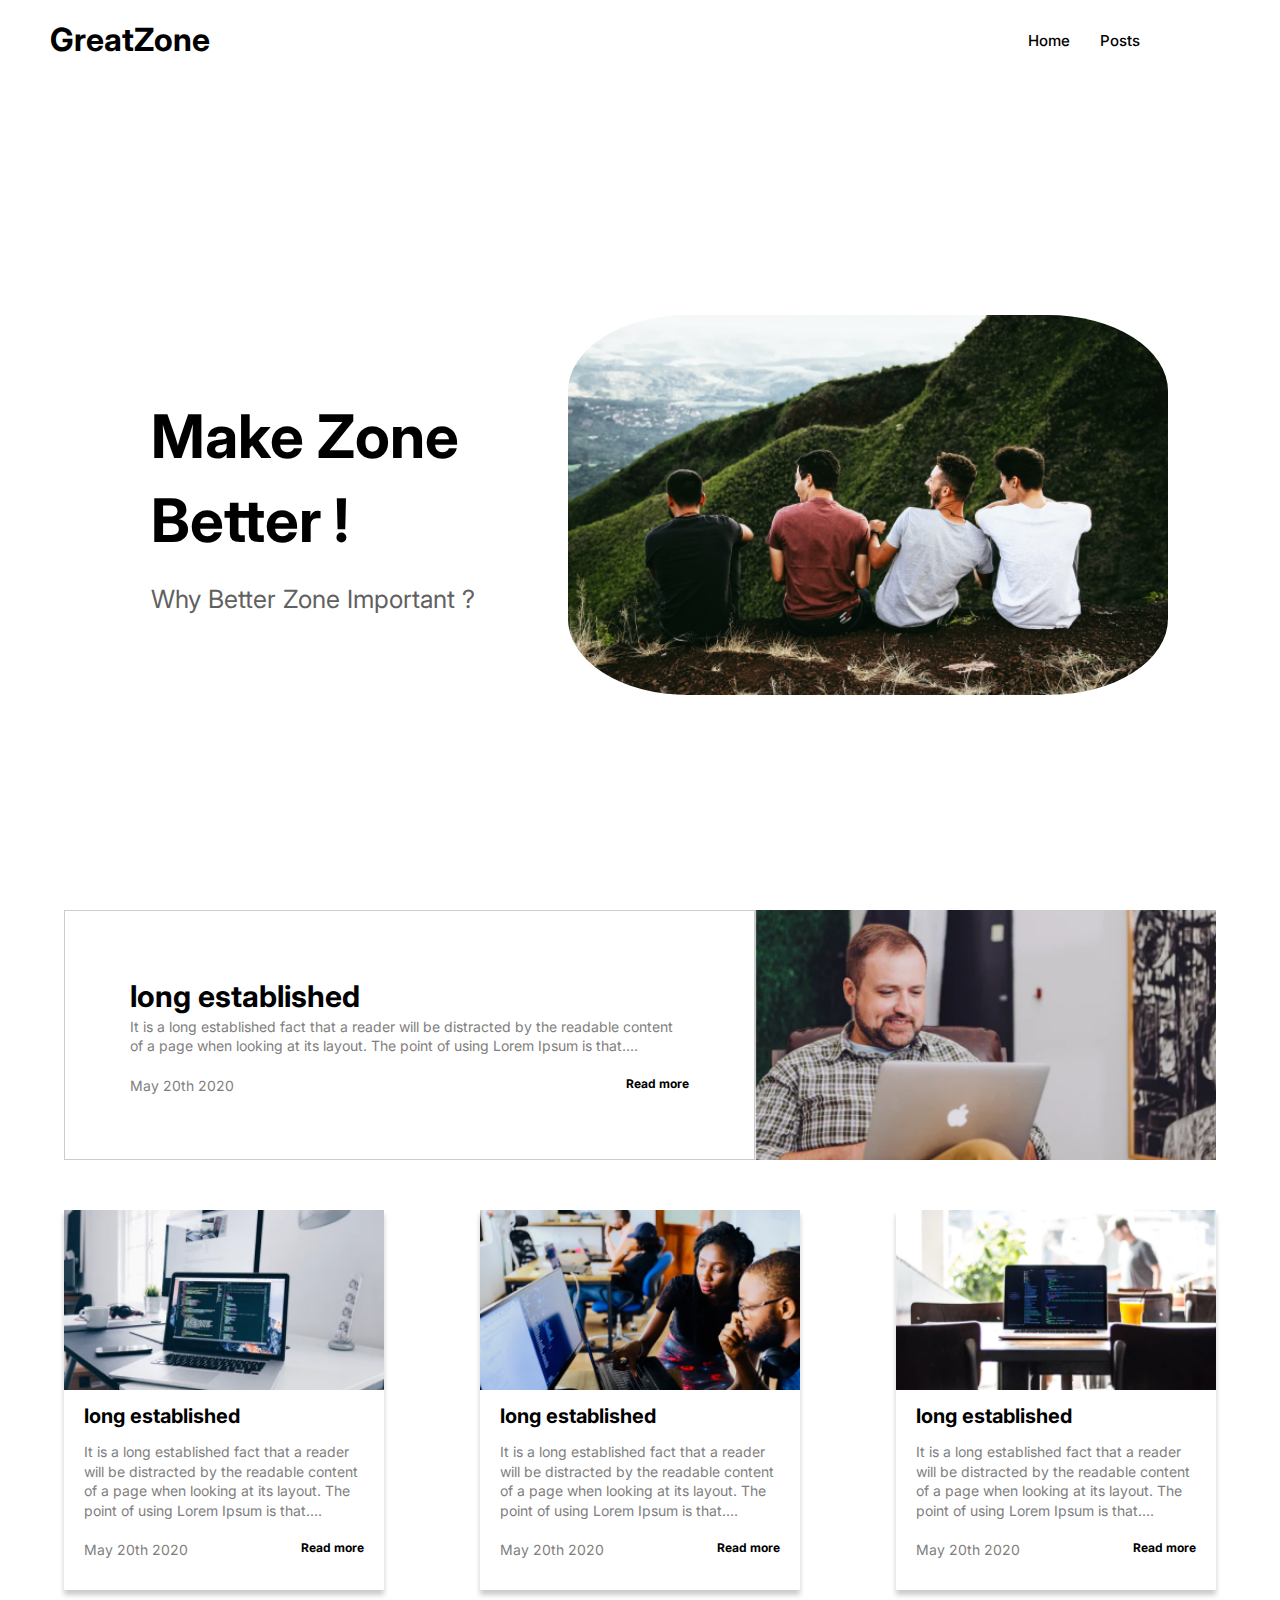
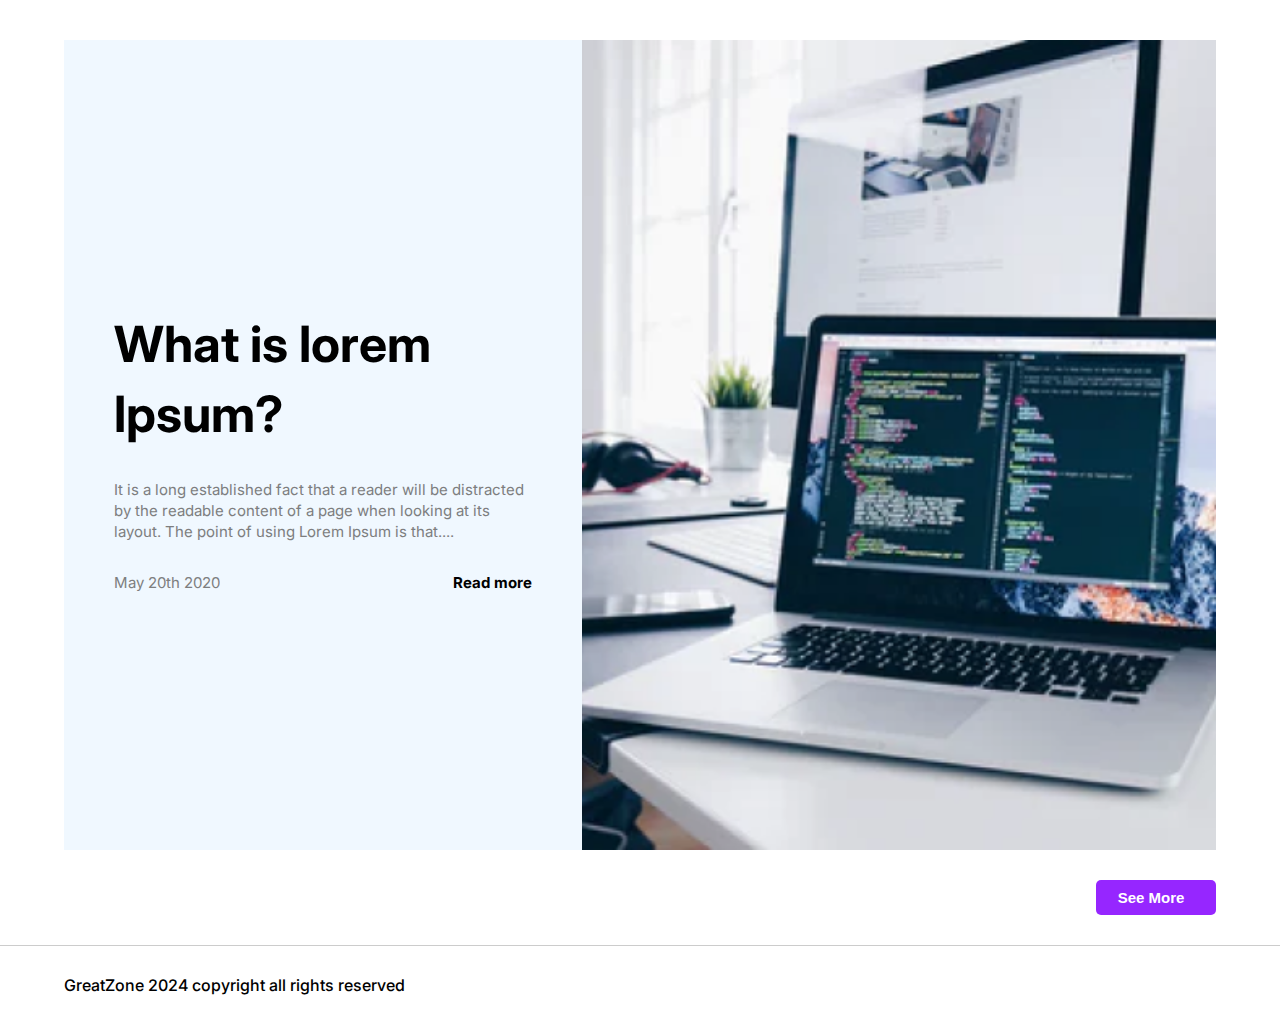
<file: index.html>
<!DOCTYPE html>
<html lang="en">
<head>
    <meta charset="UTF-8">
    <meta name="viewport" content="width=device-width, initial-scale=1.0">
    <link rel="stylesheet" href="style.css">
    <link rel="stylesheet" href="https://cdnjs.cloudflare.com/ajax/libs/font-awesome/6.5.2/css/all.min.css" integrity="sha512-SnH5WK+bZxgPHs44uWIX+LLJAJ9/2PkPKZ5QiAj6Ta86w+fsb2TkcmfRyVX3pBnMFcV7oQPJkl9QevSCWr3W6A==" crossorigin="anonymous" referrerpolicy="no-referrer" />
    <link rel="preconnect" href="https://fonts.googleapis.com">
    <link rel="preconnect" href="https://fonts.gstatic.com" crossorigin>
    <link href="https://fonts.googleapis.com/css2?family=Inter:wght@100..900&display=swap" rel="stylesheet">
    <title>Blog Website</title>
</head>
<body>
    <header>
        <nav>
            <h1>GreatZone</h1>
            <ul>
                <a href="./index.html">Home</a>
                <a href="./post.html">Posts</a>
                <i class="fa-brands fa-instagram"></i>
                <i class="fa-brands fa-twitter"></i>
                <i class="fa-brands fa-linkedin"></i>
            </ul>
        </nav>
        <div class="hero">
            <div class="about">
                <div class="div">
                    <h1>Make Zone <br> Better !</h1>
                    <p>Why Better Zone Important ?</p>
                </div>
            </div>
            <div class="image1">
            </div>
        </div>
    </header>
    <main>
        <div class="top-card">
            <div class="container">
                <div class="about-card">
                    <h1>long established</h1>
                    <p>It is a long established fact that a reader will be distracted by
                        the readable content of a page when looking at its layout. The point
                        of using Lorem Ipsum is that....
                    </p>
                    <div class="foot">
                        <p>May 20th 2020</p>
                        <a href="./post.html">Read more</a>
                    </div>
                </div>
                <div class="image2"></div>
            </div>
        </div>
        <div class="mid-card">
            <div class="card">
                    <div class="image3"></div>
                    <div class="about-card">
                        <h1>long established</h1>
                        <p>It is a long established fact that a reader will be distracted by
                            the readable content of a page when looking at its layout. The point
                            of using Lorem Ipsum is that....
                        </p>
                        <div class="foot">
                            <p>May 20th 2020</p>
                            <a href="./post.html">Read more</a>
                        </div>
                    </div>
            </div>

            <div class="card">
                <div class="image4"></div>
                <div class="about-card">
                    <h1>long established</h1>
                    <p>It is a long established fact that a reader will be distracted by
                        the readable content of a page when looking at its layout. The point
                        of using Lorem Ipsum is that....
                    </p>
                    <div class="foot">
                        <p>May 20th 2020</p>
                        <a href="./post.html">Read more</a>
                    </div>
                </div>
            </div>

            <div class="card">
                <div class="image5"></div>
                <div class="about-card">
                    <h1>long established</h1>
                    <p>It is a long established fact that a reader will be distracted by
                        the readable content of a page when looking at its layout. The point
                        of using Lorem Ipsum is that....
                    </p>
                    <div class="foot">
                        <p>May 20th 2020</p>
                        <a href="./post.html">Read more</a>
                    </div>
                </div>
            </div>
        </div>
        <div class="bottom-card">
            <div class="card">
                <div class="about-card">
                    <h1>What is lorem <br> lpsum?</h1>
                    <p>It is a long established fact that a reader will be distracted by
                        the readable content of a page when looking at its layout. The point
                        of using Lorem Ipsum is that....
                    </p>
                    <div class="foot">
                        <p>May 20th 2020</p>
                        <a href="./post.html">Read more</a>
                    </div>
                </div>
                <div class="image6"></div>
            </div>
        </div>
        <div class="btn-more">
            <button>See More <p><i class="fa-solid fa-down-long"></i></p></button>
        </div>
    </main>
    <footer>
        <p>GreatZone 2024 copyright all rights reserved</p>
        <div class="contact">
            <i class="fa-brands fa-instagram"></i>
            <i class="fa-brands fa-twitter"></i>
            <i class="fa-brands fa-linkedin"></i>
        </div>
    </footer>
</body>
</html>
</file>
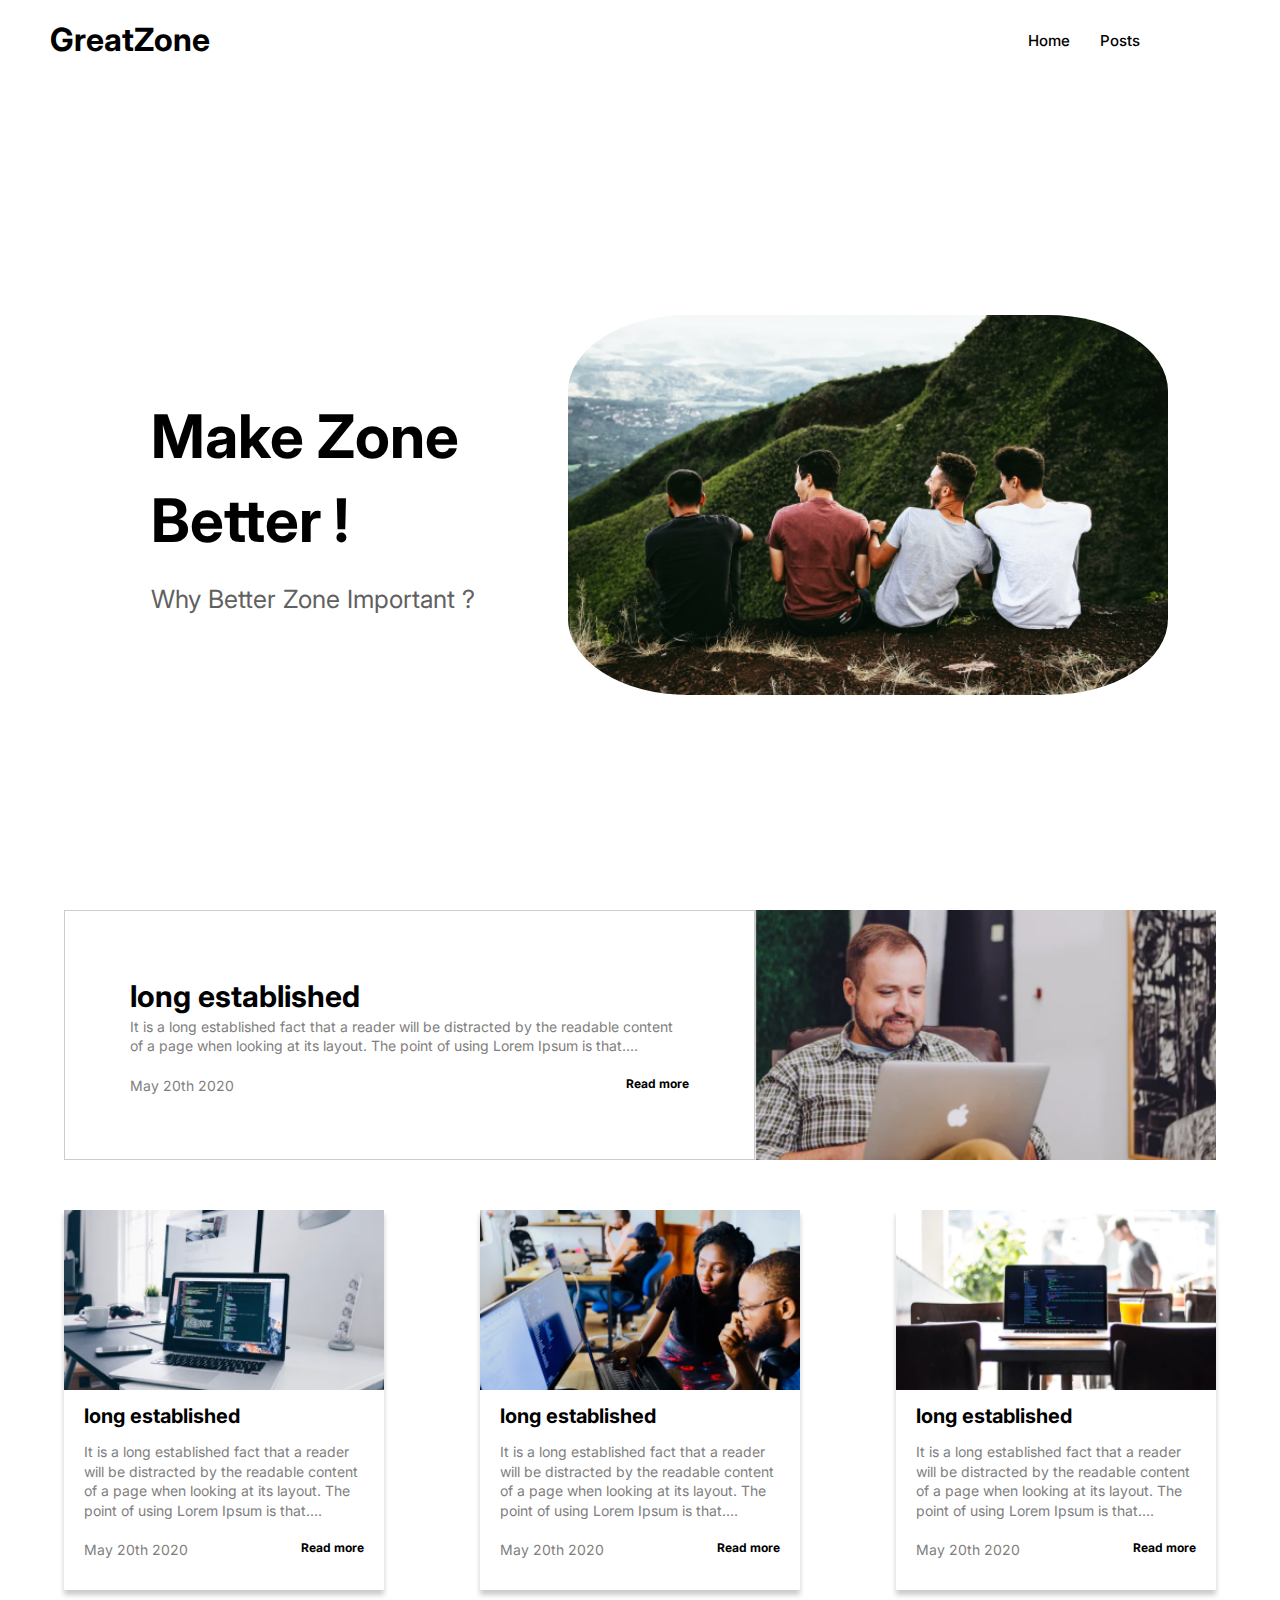
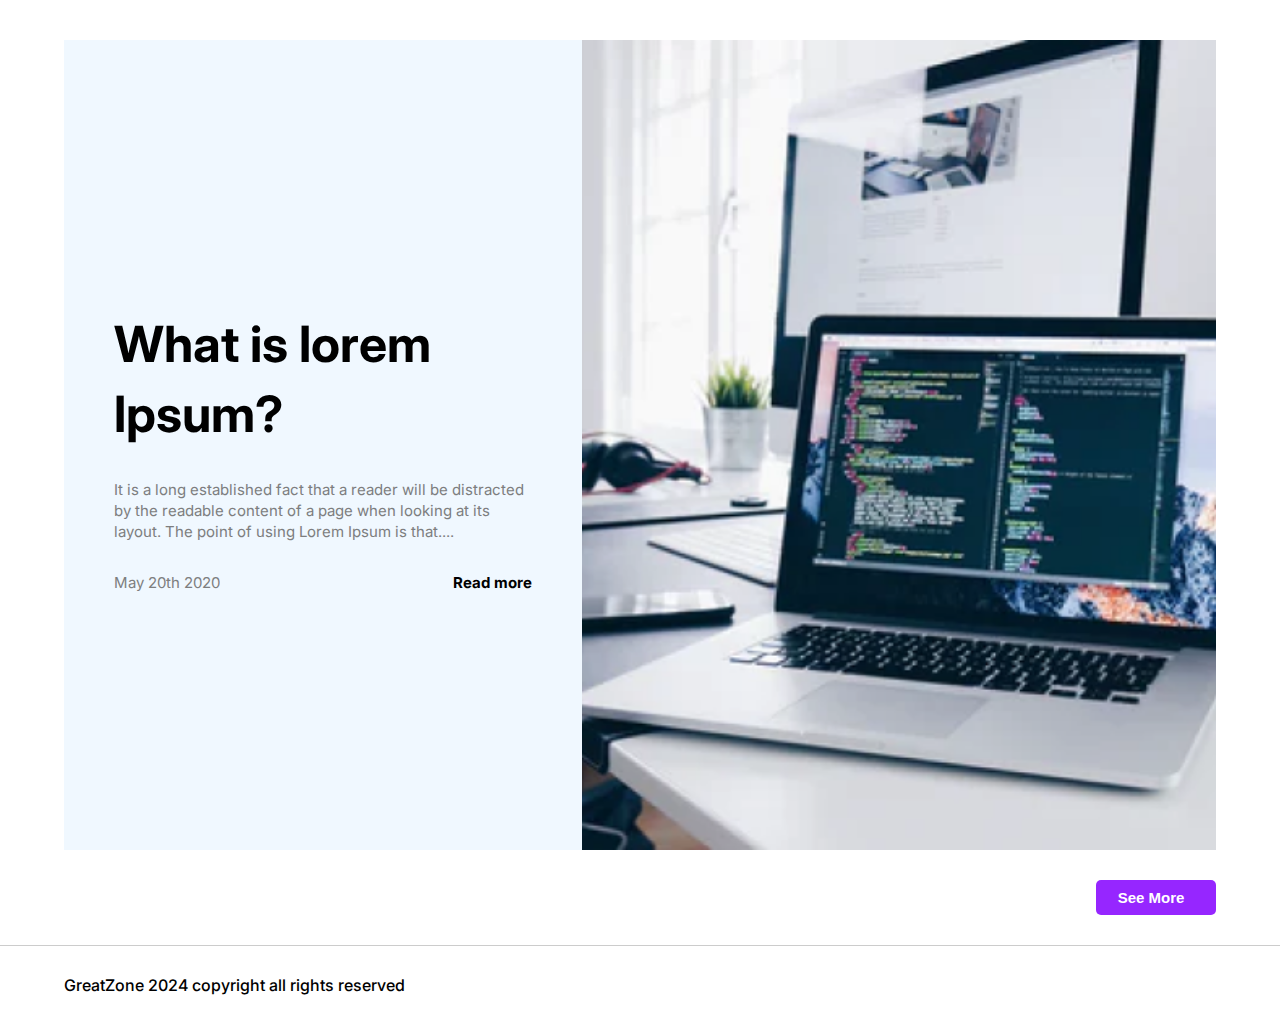
<file: home.html>
<!DOCTYPE html>
<html lang="en">
<head>
    <meta charset="UTF-8">
    <meta name="viewport" content="width=device-width, initial-scale=1.0">
    <link rel="stylesheet" href="style.css">
    <link rel="stylesheet" href="https://cdnjs.cloudflare.com/ajax/libs/font-awesome/6.5.2/css/all.min.css" integrity="sha512-SnH5WK+bZxgPHs44uWIX+LLJAJ9/2PkPKZ5QiAj6Ta86w+fsb2TkcmfRyVX3pBnMFcV7oQPJkl9QevSCWr3W6A==" crossorigin="anonymous" referrerpolicy="no-referrer" />
    <link rel="preconnect" href="https://fonts.googleapis.com">
    <link rel="preconnect" href="https://fonts.gstatic.com" crossorigin>
    <link href="https://fonts.googleapis.com/css2?family=Inter:wght@100..900&display=swap" rel="stylesheet">
    <title>Blog Website</title>
</head>
<body>
    <header>
        <nav>
            <h1>GreatZone</h1>
            <ul>
                <a href="./home.html">Home</a>
                <a href="./post.html">Posts</a>
                <i class="fa-brands fa-instagram"></i>
                <i class="fa-brands fa-twitter"></i>
                <i class="fa-brands fa-linkedin"></i>
            </ul>
        </nav>
        <div class="hero">
            <div class="about">
                <div class="div">
                    <h1>Make Zone <br> Better !</h1>
                    <p>Why Better Zone Important ?</p>
                </div>
            </div>
            <div class="image1">
            </div>
        </div>
    </header>
    <main>
        <div class="top-card">
            <div class="container">
                <div class="about-card">
                    <h1>long established</h1>
                    <p>It is a long established fact that a reader will be distracted by
                        the readable content of a page when looking at its layout. The point
                        of using Lorem Ipsum is that....
                    </p>
                    <div class="foot">
                        <p>May 20th 2020</p>
                        <a href="./post.html">Read more</a>
                    </div>
                </div>
                <div class="image2"></div>
            </div>
        </div>
        <div class="mid-card">
            <div class="card">
                    <div class="image3"></div>
                    <div class="about-card">
                        <h1>long established</h1>
                        <p>It is a long established fact that a reader will be distracted by
                            the readable content of a page when looking at its layout. The point
                            of using Lorem Ipsum is that....
                        </p>
                        <div class="foot">
                            <p>May 20th 2020</p>
                            <a href="./post.html">Read more</a>
                        </div>
                    </div>
            </div>

            <div class="card">
                <div class="image4"></div>
                <div class="about-card">
                    <h1>long established</h1>
                    <p>It is a long established fact that a reader will be distracted by
                        the readable content of a page when looking at its layout. The point
                        of using Lorem Ipsum is that....
                    </p>
                    <div class="foot">
                        <p>May 20th 2020</p>
                        <a href="./post.html">Read more</a>
                    </div>
                </div>
            </div>

            <div class="card">
                <div class="image5"></div>
                <div class="about-card">
                    <h1>long established</h1>
                    <p>It is a long established fact that a reader will be distracted by
                        the readable content of a page when looking at its layout. The point
                        of using Lorem Ipsum is that....
                    </p>
                    <div class="foot">
                        <p>May 20th 2020</p>
                        <a href="./post.html">Read more</a>
                    </div>
                </div>
            </div>
        </div>
        <div class="bottom-card">
            <div class="card">
                <div class="about-card">
                    <h1>What is lorem <br> lpsum?</h1>
                    <p>It is a long established fact that a reader will be distracted by
                        the readable content of a page when looking at its layout. The point
                        of using Lorem Ipsum is that....
                    </p>
                    <div class="foot">
                        <p>May 20th 2020</p>
                        <a href="./post.html">Read more</a>
                    </div>
                </div>
                <div class="image6"></div>
            </div>
        </div>
        <div class="btn-more">
            <button>See More <p><i class="fa-solid fa-down-long"></i></p></button>
        </div>
    </main>
    <footer>
        <p>GreatZone 2024 copyright all rights reserved</p>
        <div class="contact">
            <i class="fa-brands fa-instagram"></i>
            <i class="fa-brands fa-twitter"></i>
            <i class="fa-brands fa-linkedin"></i>
        </div>
    </footer>
</body>
</html>
</file>
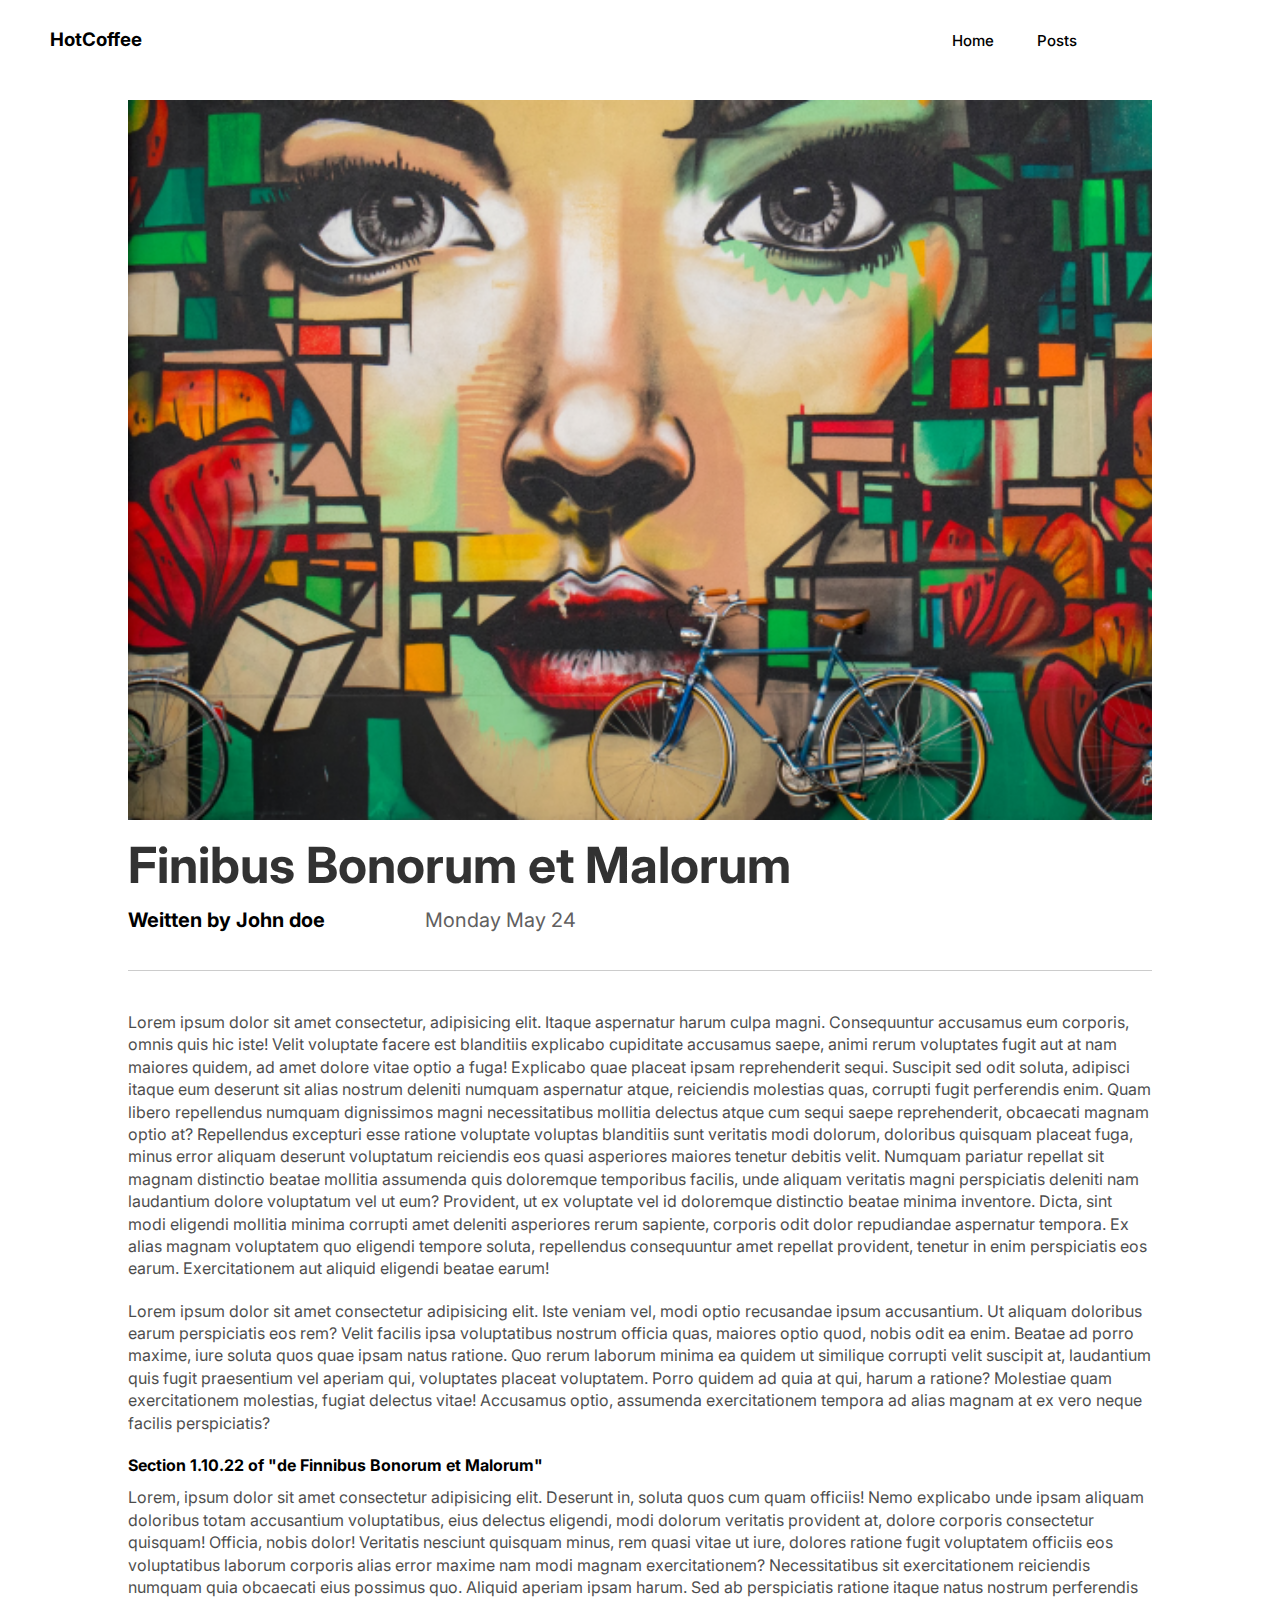
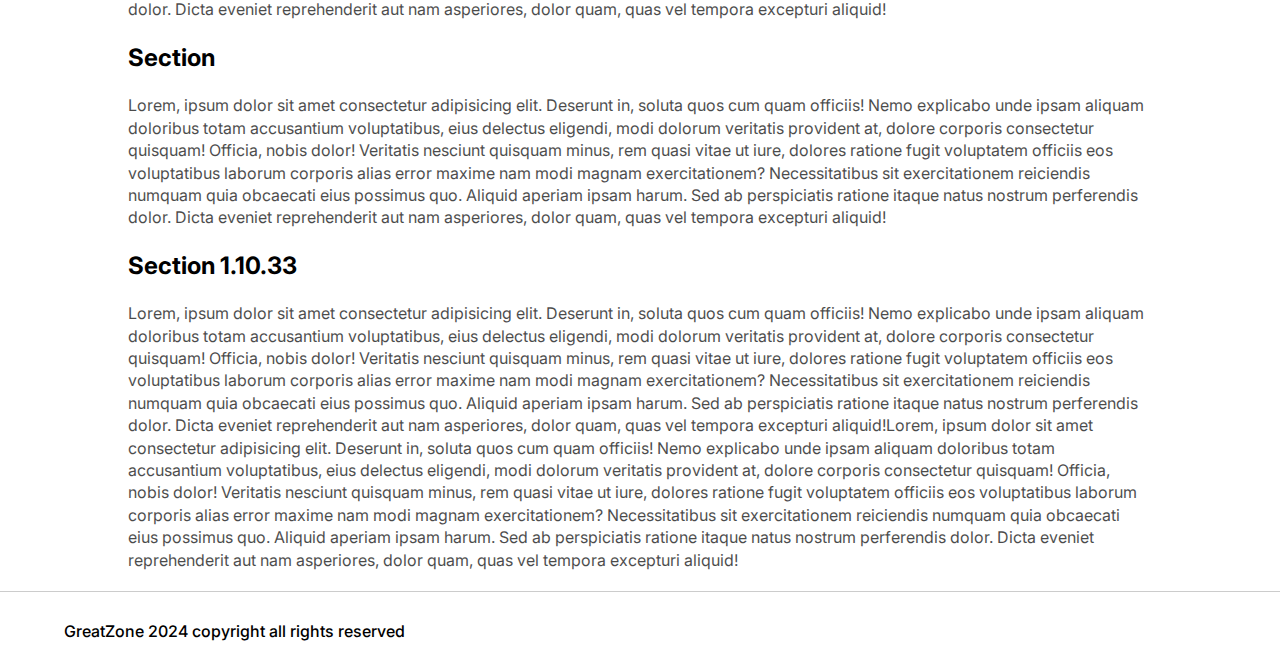
<file: post.html>
<!DOCTYPE html>
<html lang="en">
<head>
    <meta charset="UTF-8">
    <meta name="viewport" content="width=device-width, initial-scale=1.0">
    <link rel="stylesheet" href="style.css">
    <link rel="stylesheet" href="https://cdnjs.cloudflare.com/ajax/libs/font-awesome/6.5.2/css/all.min.css" integrity="sha512-SnH5WK+bZxgPHs44uWIX+LLJAJ9/2PkPKZ5QiAj6Ta86w+fsb2TkcmfRyVX3pBnMFcV7oQPJkl9QevSCWr3W6A==" crossorigin="anonymous" referrerpolicy="no-referrer" />
    <link rel="preconnect" href="https://fonts.googleapis.com">
    <link rel="preconnect" href="https://fonts.gstatic.com" crossorigin>
    <link href="https://fonts.googleapis.com/css2?family=Inter:wght@100..900&display=swap" rel="stylesheet">
    <title>HotCoffee</title>
</head>
<body>
    <nav>
        <h3>HotCoffee</h3>
        <div class="contact">
            <a href="./index.html">Home</a>
            <a href="./post.html">Posts</a>
            <i class="fa-brands fa-instagram"></i>
            <i class="fa-brands fa-twitter"></i>
            <i class="fa-brands fa-linkedin"></i>
        </div>
    </nav>
    <main class="post">
        <div class="hero">
            <div class="image"></div>
            <div class="about">
                <h1>Finibus Bonorum et Malorum</h1>
                <div class="dec">
                    <p class="writen-by">Weitten by John doe</p>
                    <p class="date">Monday May 24</p>
                </div>
            </div>
        </div>
        <article>
            <p>
                Lorem ipsum dolor sit amet consectetur, adipisicing elit. Itaque
                aspernatur harum culpa magni. Consequuntur accusamus eum corporis,
                omnis quis hic iste! Velit voluptate facere est blanditiis explicabo
                cupiditate accusamus saepe, animi rerum voluptates fugit aut at nam
                maiores quidem, ad amet dolore vitae optio a fuga! Explicabo quae
                placeat ipsam reprehenderit sequi. Suscipit sed odit soluta, adipisci
                itaque eum deserunt sit alias nostrum deleniti numquam aspernatur
                atque, reiciendis molestias quas, corrupti fugit perferendis enim.
                Quam libero repellendus numquam dignissimos magni necessitatibus
                mollitia delectus atque cum sequi saepe reprehenderit, obcaecati
                magnam optio at? Repellendus excepturi esse ratione voluptate voluptas
                blanditiis sunt veritatis modi dolorum, doloribus quisquam placeat
                fuga, minus error aliquam deserunt voluptatum reiciendis eos quasi
                asperiores maiores tenetur debitis velit. Numquam pariatur repellat
                sit magnam distinctio beatae mollitia assumenda quis doloremque
                temporibus facilis, unde aliquam veritatis magni perspiciatis deleniti
                nam laudantium dolore voluptatum vel ut eum? Provident, ut ex
                voluptate vel id doloremque distinctio beatae minima inventore. Dicta,
                sint modi eligendi mollitia minima corrupti amet deleniti asperiores
                rerum sapiente, corporis odit dolor repudiandae aspernatur tempora. Ex
                alias magnam voluptatem quo eligendi tempore soluta, repellendus
                consequuntur amet repellat provident, tenetur in enim perspiciatis eos
                earum. Exercitationem aut aliquid eligendi beatae earum!
              </p>
              <p>
                Lorem ipsum dolor sit amet consectetur adipisicing elit. Iste veniam
                vel, modi optio recusandae ipsum accusantium. Ut aliquam doloribus
                earum perspiciatis eos rem? Velit facilis ipsa voluptatibus nostrum
                officia quas, maiores optio quod, nobis odit ea enim. Beatae ad porro
                maxime, iure soluta quos quae ipsam natus ratione. Quo rerum laborum
                minima ea quidem ut similique corrupti velit suscipit at, laudantium
                quis fugit praesentium vel aperiam qui, voluptates placeat voluptatem.
                Porro quidem ad quia at qui, harum a ratione? Molestiae quam
                exercitationem molestias, fugiat delectus vitae! Accusamus optio,
                assumenda exercitationem tempora ad alias magnam at ex vero neque
                facilis perspiciatis?
              </p>
              <h4>Section 1.10.22 of "de Finnibus Bonorum et Malorum"</h4>
              <p>
                Lorem, ipsum dolor sit amet consectetur adipisicing elit. Deserunt in,
                soluta quos cum quam officiis! Nemo explicabo unde
                ipsam aliquam doloribus totam accusantium voluptatibus, eius 
                delectus eligendi, modi dolorum veritatis provident at,
                dolore corporis consectetur quisquam! Officia, nobis
                dolor! Veritatis nesciunt quisquam minus, rem quasi vitae
                ut iure, dolores ratione fugit voluptatem officiis eos voluptatibus
                laborum corporis alias error maxime nam modi magnam exercitationem?
                Necessitatibus sit exercitationem reiciendis numquam 
                quia obcaecati eius possimus quo. Aliquid aperiam ipsam 
                harum. Sed ab perspiciatis ratione itaque natus nostrum 
                perferendis dolor. Dicta eveniet reprehenderit aut nam 
                asperiores, dolor quam, quas vel tempora excepturi 
                aliquid!
              </p>
              <h2>Section</h2>
              <p>
                Lorem, ipsum dolor sit amet consectetur adipisicing elit. Deserunt in,
                soluta quos cum quam officiis! Nemo explicabo unde
                ipsam aliquam doloribus totam accusantium voluptatibus, eius 
                delectus eligendi, modi dolorum veritatis provident at,
                dolore corporis consectetur quisquam! Officia, nobis
                dolor! Veritatis nesciunt quisquam minus, rem quasi vitae
                ut iure, dolores ratione fugit voluptatem officiis eos voluptatibus
                laborum corporis alias error maxime nam modi magnam exercitationem?
                Necessitatibus sit exercitationem reiciendis numquam 
                quia obcaecati eius possimus quo. Aliquid aperiam ipsam 
                harum. Sed ab perspiciatis ratione itaque natus nostrum 
                perferendis dolor. Dicta eveniet reprehenderit aut nam 
                asperiores, dolor quam, quas vel tempora excepturi 
                aliquid!
              </p>
              <h2>Section 1.10.33</h2>
              <p>
                Lorem, ipsum dolor sit amet consectetur adipisicing elit. Deserunt in,
                soluta quos cum quam officiis! Nemo explicabo unde
                ipsam aliquam doloribus totam accusantium voluptatibus, eius 
                delectus eligendi, modi dolorum veritatis provident at,
                dolore corporis consectetur quisquam! Officia, nobis
                dolor! Veritatis nesciunt quisquam minus, rem quasi vitae
                ut iure, dolores ratione fugit voluptatem officiis eos voluptatibus
                laborum corporis alias error maxime nam modi magnam exercitationem?
                Necessitatibus sit exercitationem reiciendis numquam 
                quia obcaecati eius possimus quo. Aliquid aperiam ipsam 
                harum. Sed ab perspiciatis ratione itaque natus nostrum 
                perferendis dolor. Dicta eveniet reprehenderit aut nam 
                asperiores, dolor quam, quas vel tempora excepturi 
                aliquid!Lorem, ipsum dolor sit amet consectetur adipisicing elit. Deserunt in,
                soluta quos cum quam officiis! Nemo explicabo unde
                ipsam aliquam doloribus totam accusantium voluptatibus, eius 
                delectus eligendi, modi dolorum veritatis provident at,
                dolore corporis consectetur quisquam! Officia, nobis
                dolor! Veritatis nesciunt quisquam minus, rem quasi vitae
                ut iure, dolores ratione fugit voluptatem officiis eos voluptatibus
                laborum corporis alias error maxime nam modi magnam exercitationem?
                Necessitatibus sit exercitationem reiciendis numquam 
                quia obcaecati eius possimus quo. Aliquid aperiam ipsam 
                harum. Sed ab perspiciatis ratione itaque natus nostrum 
                perferendis dolor. Dicta eveniet reprehenderit aut nam 
                asperiores, dolor quam, quas vel tempora excepturi 
                aliquid!
              </p>
        </article>
    </main>
    <footer>
        <p>GreatZone 2024 copyright all rights reserved</p>
        <div class="contact">
            <i class="fa-brands fa-instagram"></i>
            <i class="fa-brands fa-twitter"></i>
            <i class="fa-brands fa-linkedin"></i>
        </div>
    </footer>
</body>
</html>
</file>
<file: style.css>
*{
    padding: 0;
    margin: 0;
    box-sizing: border-box;
}
body{
    font-family: "Inter", sans-serif;
    line-height: 1.4;
}
nav{
    width: 100%;
    display: flex;
    justify-content: space-between;
    padding: 0 50px;
    height: 80px;
    align-items: center;
}
ul{
    display: flex;
    gap: 30px;
}
nav ul a{
    text-decoration: none;
    color: black;
    font-weight: 500;
}
nav ul i{
   font-size: 20px;
}
nav .contact i:hover{
   opacity: 0.6;
   cursor: pointer; 
}
footer i:hover{
   opacity: 0.6;
   cursor: pointer;  
}
nav ul i:hover{
   opacity: 0.6;
   cursor: pointer;
}
 /* Hero section  */

 header{
    display: flex;
    flex-direction: column;
    align-items: center;
 }
 header .hero{
    width: 100%;
    min-height: 90vh;
    display: flex;
    justify-content: center;
    align-items: center;
    flex-wrap: wrap;
    gap: 55px;
 }
 header .hero .about{
    width: 400px;
    height: 75%;
    display: flex;
    flex-direction: column;
    justify-content: center;
    align-items: center;
 }
 .about h1{
    font-size: 60px;
    margin-bottom: 20px;
 }
 .about p{
    font-size: 25px;
    color: rgb(97, 96, 96);
 }
 .image1{
    width: 600px;
    height: 380px;
    background-image: url(./images/hero.png);
    background-size: cover;
    border-radius: 20%;
 }

 /* main */

 main{
    display: flex;
    flex-direction: column;
    align-items: center;
 }
 .top-card{
   width: 90%;
 }
 .container{
    width:100%;
    min-height: 250px;
    display: flex;
    gap: auto;
    margin-bottom: 50px;
 }
 .container .image2{
    width: 40%;
    height: 250px;
    background-image: url(./images/long-card.png);
    background-size: cover;
 }
 .container .about-card{
    width: 60%;
    height: 250px;
    display: flex;
    flex-direction: column;
    justify-content: center;
    border: 1px solid #ccc;
    padding: 0px 65px;
 }
 .container .about-card h1{
    font-size: 30px;
 }
 .about-card p{
    font-size: 14px;
    color:rgb(97, 96, 96);
    opacity: 0.8;
 }
 .foot{
    display: flex;
    justify-content: space-between;
    margin-top: 20px;
 }
 .foot a{
    text-decoration: none;
    color: black;
    font-size: 12px;
    font-weight: 700;
 }

 .mid-card .card{
    width:320px;
    height: 380px;
    margin-bottom: 50px;
    box-shadow: 0px 5px 5px #ccc;
    animation: box-shadow 2s ease-in-out 1s;
 }
 .mid-card .card:hover{
   box-shadow: 5px 10px 10px #ccc;
 }
 .image3{
    width: 320px;
    height: 180px;
    background-image: url(./images/card1.png);
    background-size: cover;
 }
.image4{
   width: 320px;
   height: 180px;
   background-image: url(./images/card2.png);
   background-size: cover;
}
.image5{
   width: 320px;
   height: 180px;
   background-image: url(./images/card3.png);
   background-size: cover;
}
 .card .about-card{
    padding: 0 20px;
 }
 .card .about-card h1{
    font-size: 20px;
    margin: 12px 0;
 }
 .mid-card{
   width: 90%;
    display: flex;
    justify-content:space-between;
    flex-wrap: wrap;
 }

 .bottom-card{
   width: 90%;
 }
 .bottom-card .card{
   min-height: 90vh;
   width: 100%;
   display: flex;
   margin-bottom: 30px;
 }
 .image6{
   background-image: url(./images/long-big-card.png);
   width: 55%;
   background-size: cover;
 }
 .bottom-card .about-card{
   width: 45%;
   display: flex;
   flex-direction: column;
   justify-content: center;
   padding: 50px;
   background-color: aliceblue;
   gap: 10px;
 }
 .bottom-card .about-card h1{
   font-size: 50px;
   margin-bottom: 20px;
}
.bottom-card .about-card p{
   font-size: 15px;
   color: rgb(97, 96, 96);
}
.bottom-card .about-card a{
   font-size: 15px;
}

.btn-more{
   align-self: flex-end;
   margin-right: 5%;
   margin-bottom: 30px;
}
.btn-more button{
   width: 120px;
   height: 35px;
   background-color: rgb(150, 38, 255);
   color: white;
   font-size: 15px;
   font-weight: 700;
   border: none;
   border-radius: 5px;
   display: flex;
   justify-content: center;
   align-items: center;
   gap: 10px;
}

footer{
   height: 80px;
   display: flex;
   justify-content: space-between;
   align-items: center;
   padding: 0 5%;
   border-top: 1px solid #ccc;
}
footer .contact{
   font-size: 20px;
   width: 100px;
   display: flex;
   justify-content: space-between;
}
footer p{
   font-weight: 500;
}



/* post css */


nav{
   height: 80px;
   margin-bottom: 20px;
}
nav a{
   text-decoration: none;
   color: black;
   font-size: 15px;
   font-weight: 500;
}
.contact{
   display: flex;
   width: 300px;
   justify-content: space-around;
}
.post .hero{
   width: 80%;
   display: flex;
   flex-direction: column;
   justify-content: center;
   padding-bottom: 40px;
   margin-bottom: 40px;
   border-bottom: 1px solid #ccc;
   line-height: 1;
}
.post .hero .image{
   background-image: url(./images/banner.png);
   width: 100%;
   height: 80vh;
   background-size: cover;
}
.post .hero h1{
   opacity: 0.8;
   margin-top: 20px;
   font-size: 50px;
}
.dec{
   display: flex;
   gap: 100px;
}
.dec .writen-by{
 font-size: 20px;
 font-weight: 700;
 color: black;
}
.dec .date{
   font-size: 20px;
}
.post article{
   width: 80%;
}
.post article p{
   margin-bottom: 20px;
   opacity: 0.7;
}
.post article h4{
   margin-bottom: 10px;
}
.post article h2{
   margin-bottom: 20px;
}
</file>
